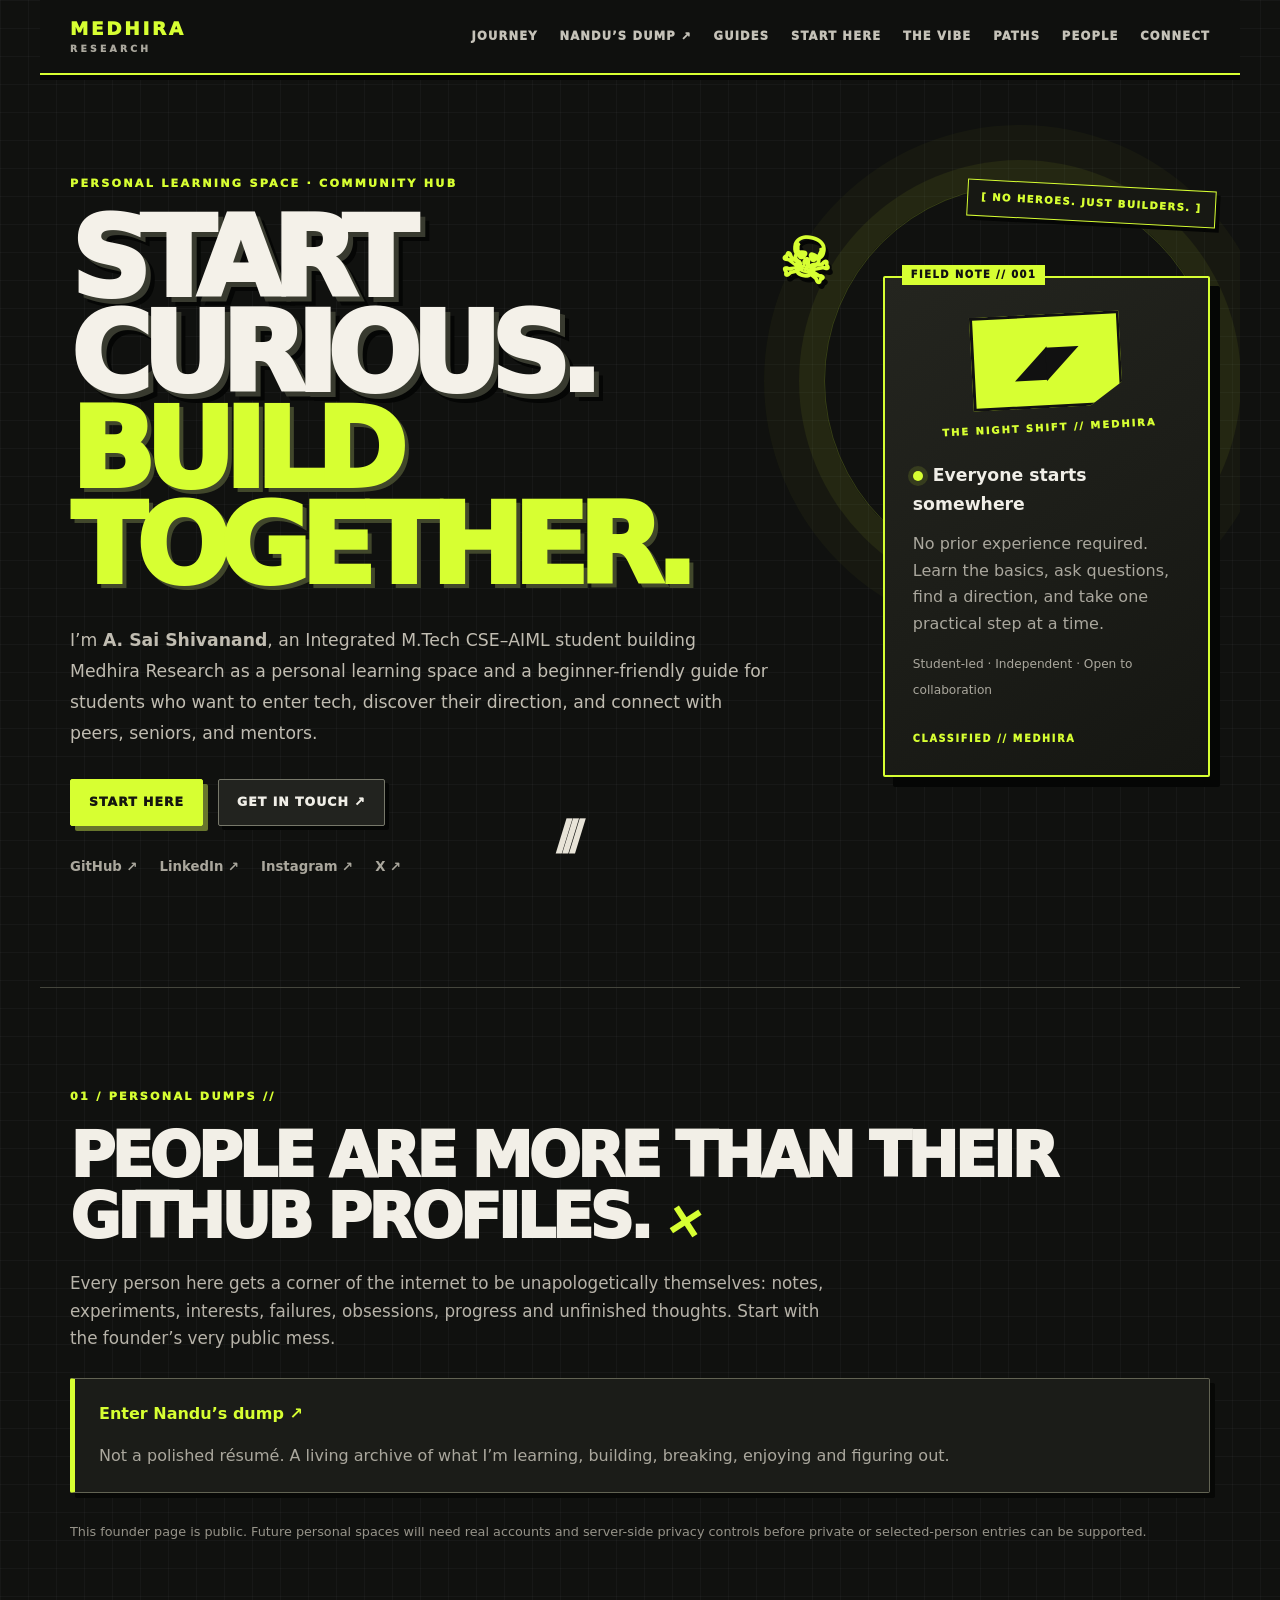
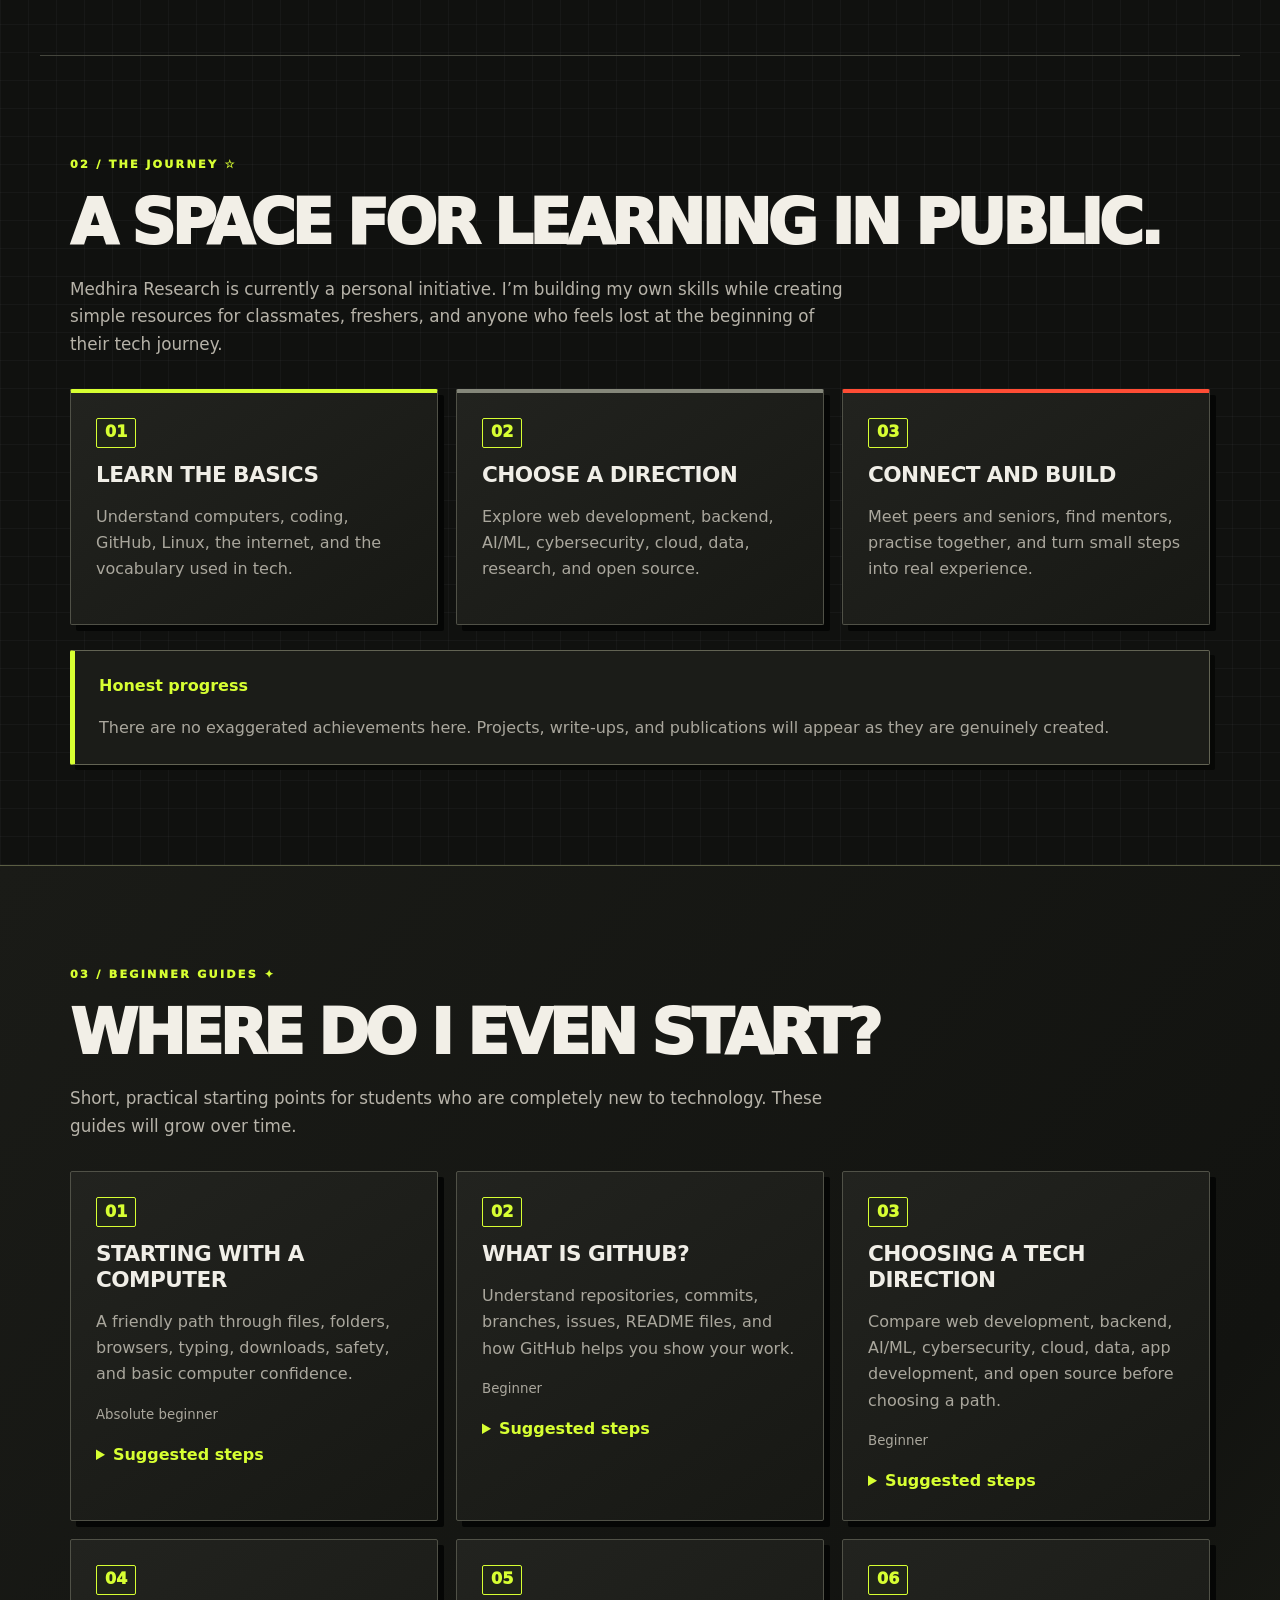
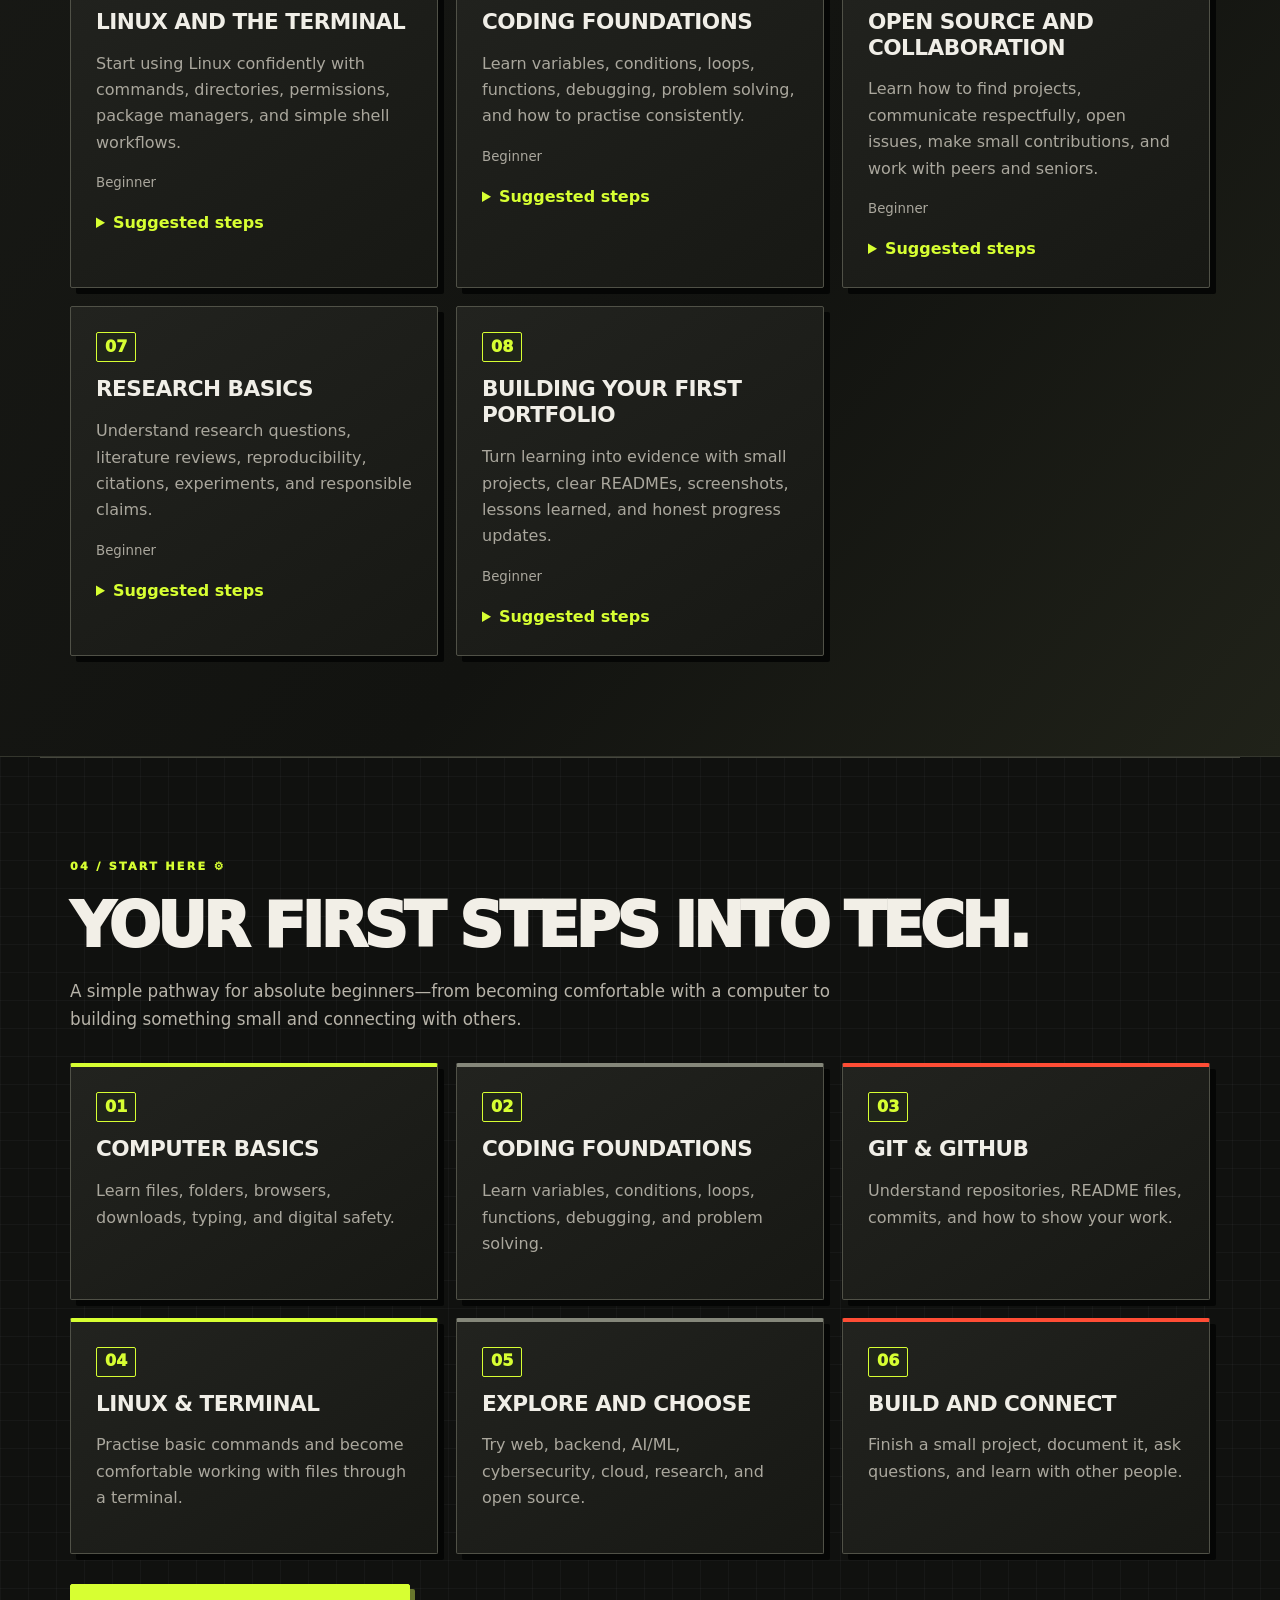
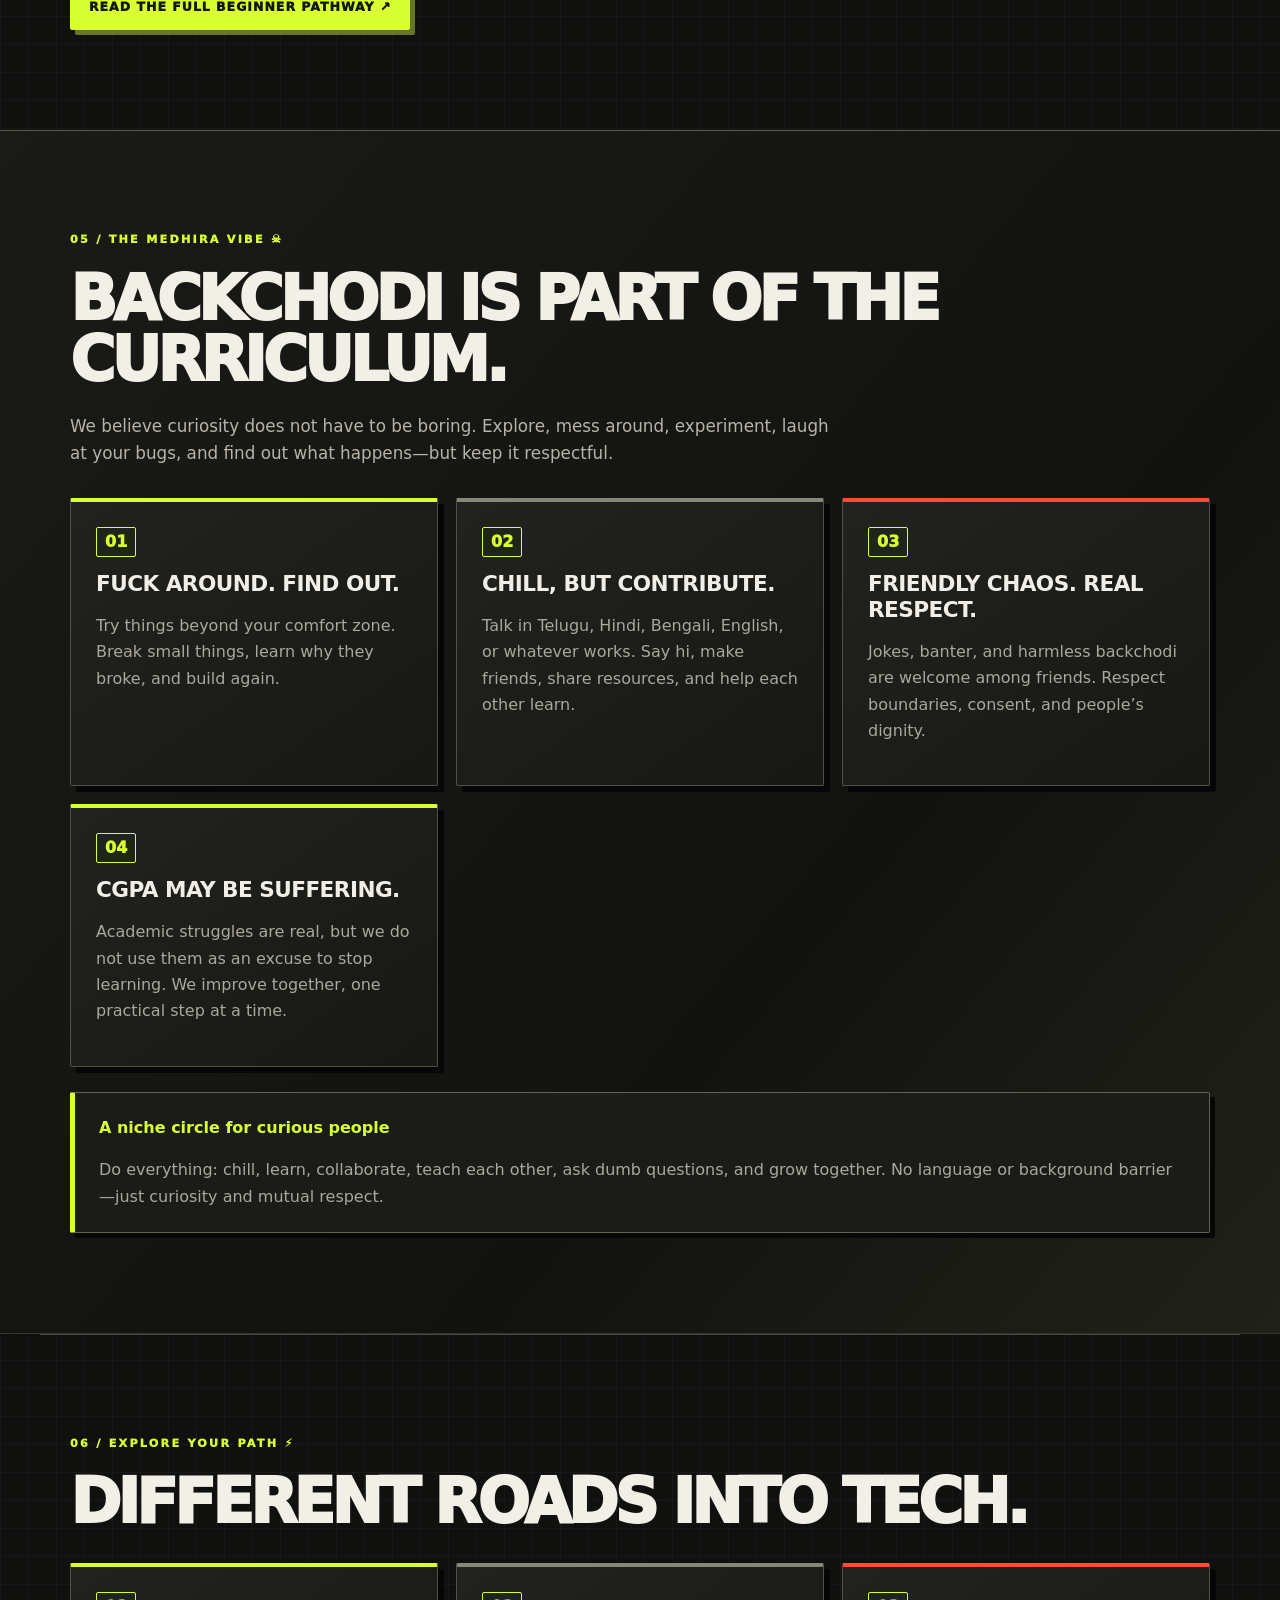
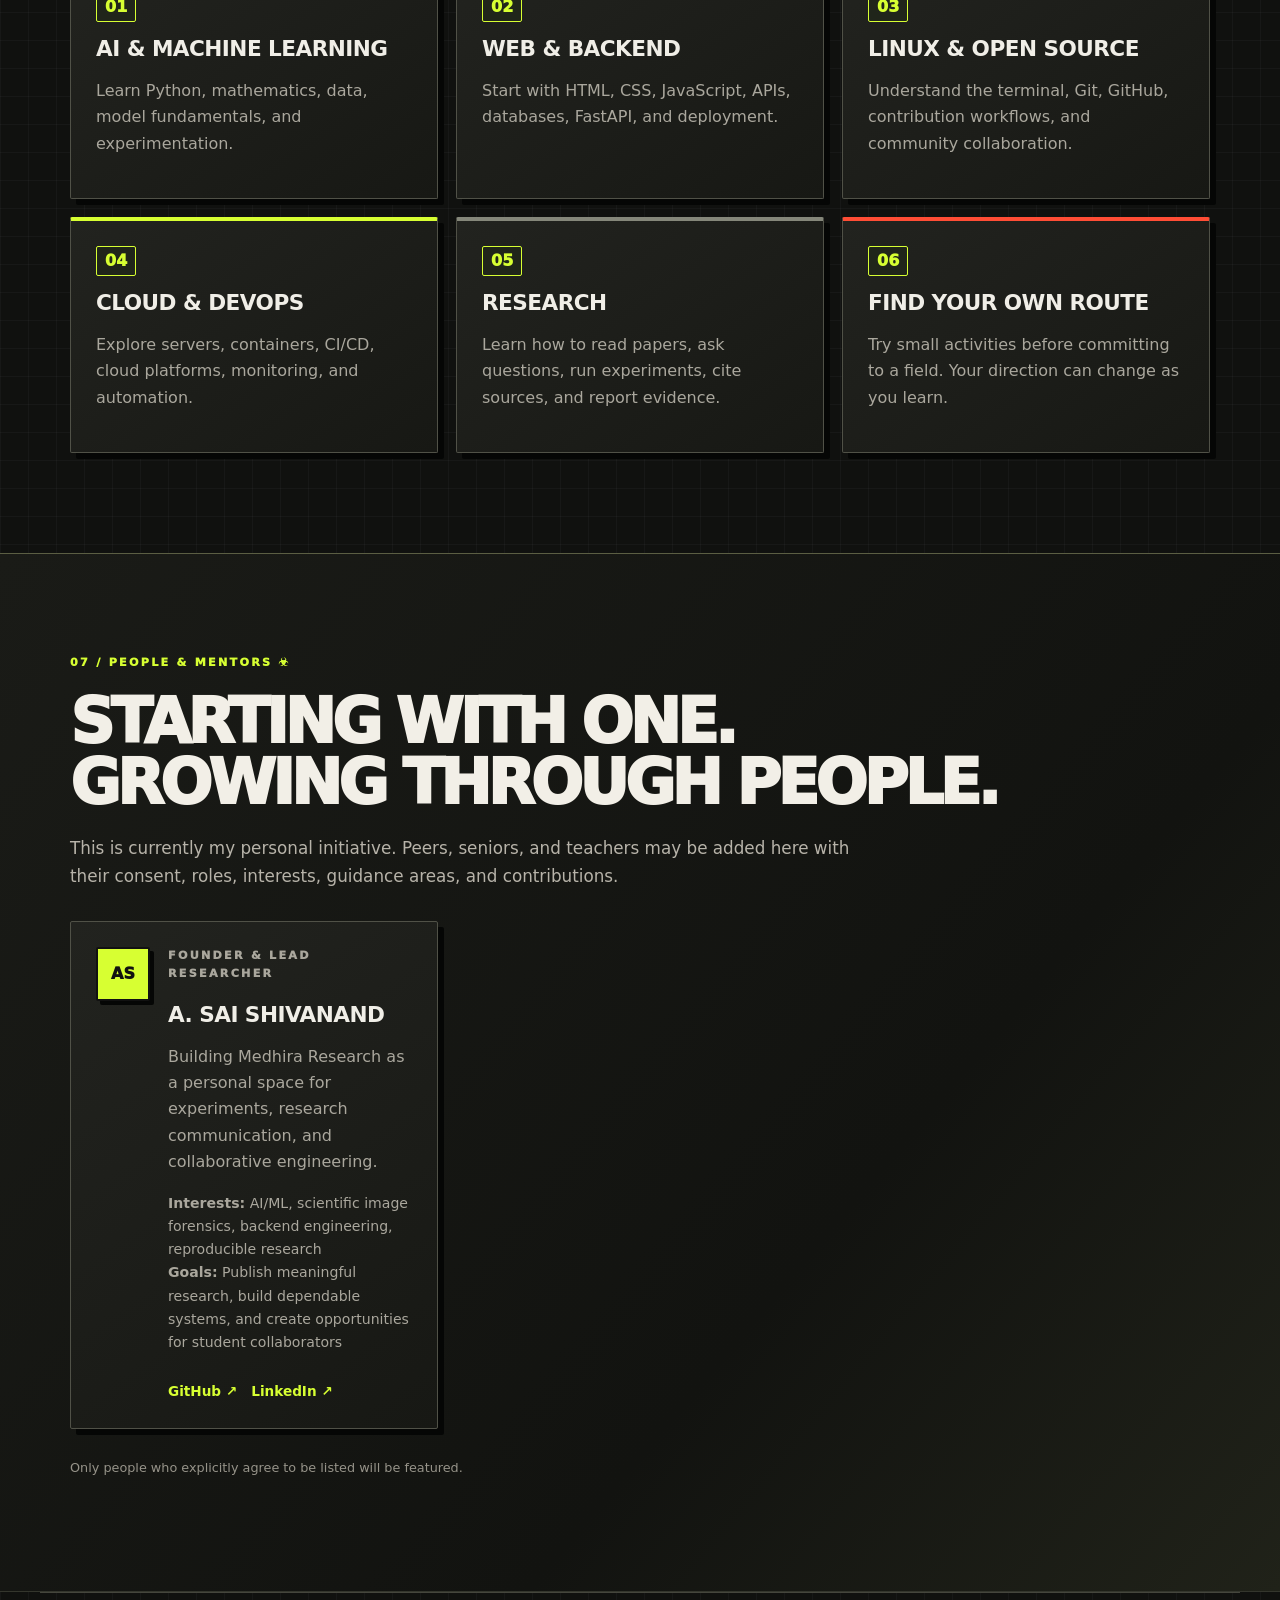
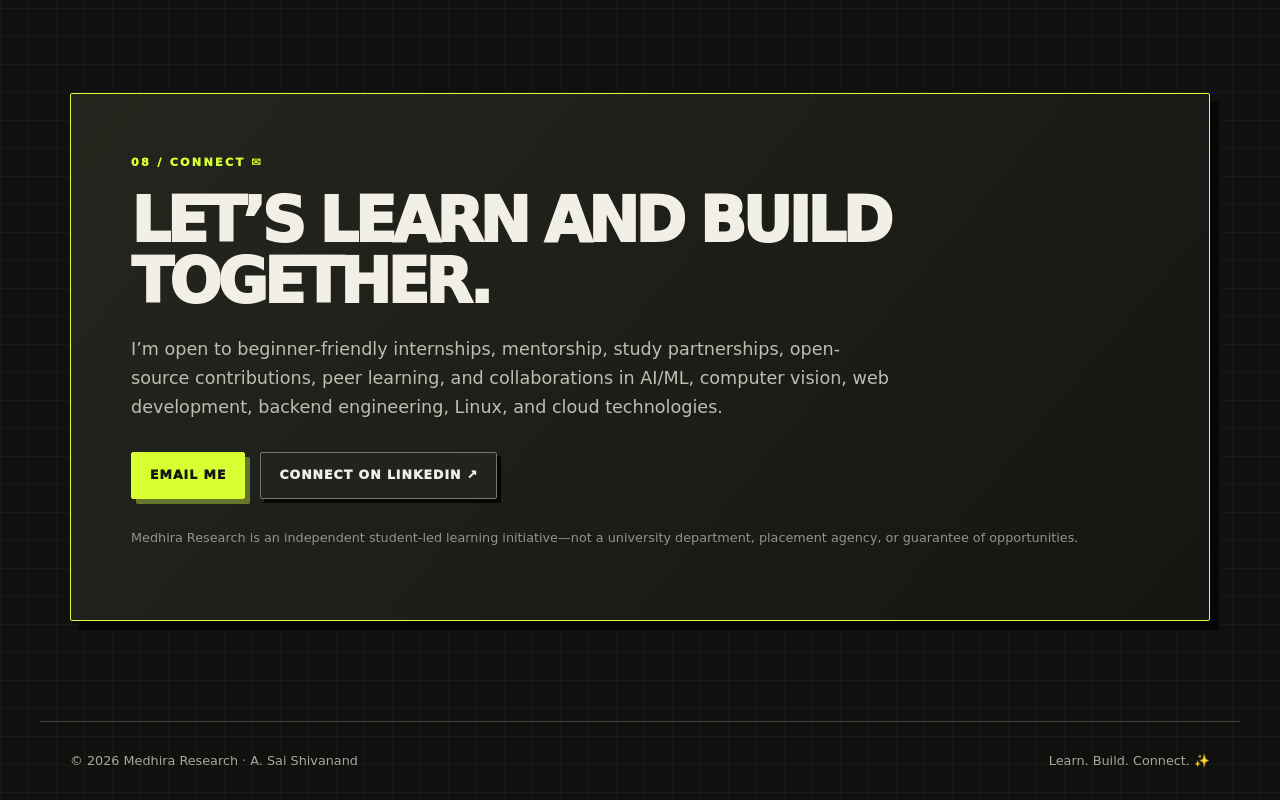
<file: website/index.html>
<!doctype html>
<html lang="en">
<head>
  <meta charset="utf-8">
  <meta name="viewport" content="width=device-width, initial-scale=1">
  <meta name="description" content="Medhira Research — a beginner-friendly learning, technology guidance, and collaboration space created by A. Sai Shivanand.">
  <title>Medhira Research | Learn. Build. Connect.</title>
  <link rel="stylesheet" href="style.css?v=after-dark-20261003">
</head>
<body>
<header class="site-header shell">
  <a class="brand" href="#home"><span>MEDHIRA</span><small>RESEARCH</small></a>
  <nav aria-label="Primary navigation"><a href="#journey">Journey</a><a href="nandu/">Nandu’s dump ↗</a><a href="#guides">Guides</a><a href="#start-here">Start Here</a><a href="#vibe">The Vibe</a><a href="#interests">Paths</a><a href="#people">People</a><a href="#collaborate">Connect</a></nav>
</header>
<main>
<section id="home" class="hero shell">
  <div class="sticker sticker-star" aria-hidden="true">☠</div><div class="sticker sticker-cat" aria-hidden="true">[ NO HEROES. JUST BUILDERS. ]</div><div class="sticker sticker-spark" aria-hidden="true">///</div>
  <div>
    <p class="kicker">PERSONAL LEARNING SPACE · COMMUNITY HUB</p>
    <h1>Start curious.<br><em>Build together.</em></h1>
    <p class="hero-text">I’m <strong>A. Sai Shivanand</strong>, an Integrated M.Tech CSE–AIML student building Medhira Research as a personal learning space and a beginner-friendly guide for students who want to enter tech, discover their direction, and connect with peers, seniors, and mentors.</p>
    <div class="button-row"><a class="button primary" href="#start-here">Start here</a><a class="button" href="mailto:asaishivanand@gmail.com">Get in touch ↗</a></div>
    <div class="social-row" aria-label="Social profiles"><a href="https://github.com/asaishivanand-design" target="_blank" rel="noreferrer">GitHub ↗</a><a href="https://www.linkedin.com/in/sai-shivanand-appalla-9398b3321/" target="_blank" rel="noreferrer">LinkedIn ↗</a><a href="https://www.instagram.com/_shivanand_21/" target="_blank" rel="noreferrer">Instagram ↗</a><a href="https://x.com/_shivanand_" target="_blank" rel="noreferrer">X ↗</a></div>
  </div>
  <aside class="hero-note"><div class="mascot" aria-hidden="true"><span class="mascot-face">◢◤</span><span class="mascot-caption">THE NIGHT SHIFT // MEDHIRA</span></div><span class="status-dot"></span><strong>Everyone starts somewhere</strong><p>No prior experience required. Learn the basics, ask questions, find a direction, and take one practical step at a time.</p><small>Student-led · Independent · Open to collaboration</small></aside>
</section>
<section id="personal-dumps" class="section shell"><p class="kicker">01 / PERSONAL DUMPS //</p><h2>People are more than their GitHub profiles. <span class="heading-doodle">✕</span></h2><p class="section-intro">Every person here gets a corner of the internet to be unapologetically themselves: notes, experiments, interests, failures, obsessions, progress and unfinished thoughts. Start with the founder’s very public mess.</p><div class="research-note"><strong><a href="nandu/">Enter Nandu’s dump ↗</a></strong><p>Not a polished résumé. A living archive of what I’m learning, building, breaking, enjoying and figuring out.</p></div><p class="fine-print">This founder page is public. Future personal spaces will need real accounts and server-side privacy controls before private or selected-person entries can be supported.</p></section>
<section id="journey" class="section shell">
  <p class="kicker">02 / THE JOURNEY ☆</p><h2>A space for learning in public.</h2>
  <p class="section-intro">Medhira Research is currently a personal initiative. I’m building my own skills while creating simple resources for classmates, freshers, and anyone who feels lost at the beginning of their tech journey.</p>
  <div class="research-grid"><article><span>01</span><h3>Learn the basics</h3><p>Understand computers, coding, GitHub, Linux, the internet, and the vocabulary used in tech.</p></article><article><span>02</span><h3>Choose a direction</h3><p>Explore web development, backend, AI/ML, cybersecurity, cloud, data, research, and open source.</p></article><article><span>03</span><h3>Connect and build</h3><p>Meet peers and seniors, find mentors, practise together, and turn small steps into real experience.</p></article></div>
  <div class="research-note"><strong>Honest progress</strong><p>There are no exaggerated achievements here. Projects, write-ups, and publications will appear as they are genuinely created.</p></div>
</section>
<section id="guides" class="section tint"><div class="shell"><p class="kicker">03 / BEGINNER GUIDES ✦</p><h2>Where do I even start?</h2><p class="section-intro">Short, practical starting points for students who are completely new to technology. These guides will grow over time.</p><div id="guide-list" class="project-grid"><p class="muted-text">Loading beginner guides…</p></div></div></section>
<section id="start-here" class="section shell"><p class="kicker">04 / START HERE ⚙</p><h2>Your first steps into tech.</h2><p class="section-intro">A simple pathway for absolute beginners—from becoming comfortable with a computer to building something small and connecting with others.</p><div class="research-grid"><article><span>01</span><h3>Computer basics</h3><p>Learn files, folders, browsers, downloads, typing, and digital safety.</p></article><article><span>02</span><h3>Coding foundations</h3><p>Learn variables, conditions, loops, functions, debugging, and problem solving.</p></article><article><span>03</span><h3>Git &amp; GitHub</h3><p>Understand repositories, README files, commits, and how to show your work.</p></article><article><span>04</span><h3>Linux &amp; terminal</h3><p>Practise basic commands and become comfortable working with files through a terminal.</p></article><article><span>05</span><h3>Explore and choose</h3><p>Try web, backend, AI/ML, cybersecurity, cloud, research, and open source.</p></article><article><span>06</span><h3>Build and connect</h3><p>Finish a small project, document it, ask questions, and learn with other people.</p></article></div><div class="button-row"><a class="button primary" href="https://github.com/Medhira-Research/medhira-research/blob/main/community/START_HERE.md" target="_blank" rel="noreferrer">Read the full beginner pathway ↗</a></div></section>
<section id="vibe" class="section tint"><div class="shell"><p class="kicker">05 / THE MEDHIRA VIBE ☠</p><h2>Backchodi is part of the curriculum.</h2><p class="section-intro">We believe curiosity does not have to be boring. Explore, mess around, experiment, laugh at your bugs, and find out what happens—but keep it respectful.</p><div class="research-grid"><article><span>01</span><h3>Fuck around. Find out.</h3><p>Try things beyond your comfort zone. Break small things, learn why they broke, and build again.</p></article><article><span>02</span><h3>Chill, but contribute.</h3><p>Talk in Telugu, Hindi, Bengali, English, or whatever works. Say hi, make friends, share resources, and help each other learn.</p></article><article><span>03</span><h3>Friendly chaos. Real respect.</h3><p>Jokes, banter, and harmless backchodi are welcome among friends. Respect boundaries, consent, and people’s dignity.</p></article><article><span>04</span><h3>CGPA may be suffering.</h3><p>Academic struggles are real, but we do not use them as an excuse to stop learning. We improve together, one practical step at a time.</p></article></div><div class="research-note"><strong>A niche circle for curious people</strong><p>Do everything: chill, learn, collaborate, teach each other, ask dumb questions, and grow together. No language or background barrier—just curiosity and mutual respect.</p></div></div></section>
<section id="interests" class="section shell"><p class="kicker">06 / EXPLORE YOUR PATH ⚡</p><h2>Different roads into tech.</h2><div class="research-grid"><article><span>01</span><h3>AI &amp; Machine Learning</h3><p>Learn Python, mathematics, data, model fundamentals, and experimentation.</p></article><article><span>02</span><h3>Web &amp; Backend</h3><p>Start with HTML, CSS, JavaScript, APIs, databases, FastAPI, and deployment.</p></article><article><span>03</span><h3>Linux &amp; Open Source</h3><p>Understand the terminal, Git, GitHub, contribution workflows, and community collaboration.</p></article><article><span>04</span><h3>Cloud &amp; DevOps</h3><p>Explore servers, containers, CI/CD, cloud platforms, monitoring, and automation.</p></article><article><span>05</span><h3>Research</h3><p>Learn how to read papers, ask questions, run experiments, cite sources, and report evidence.</p></article><article><span>06</span><h3>Find your own route</h3><p>Try small activities before committing to a field. Your direction can change as you learn.</p></article></div></section>
<section id="people" class="section tint"><div class="shell"><p class="kicker">07 / PEOPLE &amp; MENTORS ☣</p><h2>Starting with one.<br>Growing through people.</h2><p class="section-intro">This is currently my personal initiative. Peers, seniors, and teachers may be added here with their consent, roles, interests, guidance areas, and contributions.</p><div id="team-list" class="team-grid"><p class="muted-text">Loading profile…</p></div><p class="fine-print">Only people who explicitly agree to be listed will be featured.</p></div></section>
<section id="collaborate" class="section shell"><div class="collaboration"><p class="kicker">08 / CONNECT ✉</p><h2>Let’s learn and build together.</h2><p>I’m open to beginner-friendly internships, mentorship, study partnerships, open-source contributions, peer learning, and collaborations in AI/ML, computer vision, web development, backend engineering, Linux, and cloud technologies.</p><div class="button-row"><a class="button primary" href="mailto:asaishivanand@gmail.com?subject=Medhira%20Research%20conversation">Email me</a><a class="button" href="https://www.linkedin.com/in/sai-shivanand-appalla-9398b3321/" target="_blank" rel="noreferrer">Connect on LinkedIn ↗</a></div><p class="fine-print">Medhira Research is an independent student-led learning initiative—not a university department, placement agency, or guarantee of opportunities.</p></div></section>
</main>
<footer class="site-footer shell"><span>© <span id="year"></span> Medhira Research · A. Sai Shivanand</span><span>Learn. Build. Connect. ✨</span></footer>
<script>
const esc=v=>String(v??'').replace(/[&<>\"']/g,c=>({'&':'&amp;','<':'&lt;','>':'&gt;','\"':'&quot;',"'":'&#39;'}[c]));
document.querySelector('#year').textContent=new Date().getFullYear();
fetch('data/guides.json').then(r=>r.json()).then(items=>{document.querySelector('#guide-list').innerHTML=items.map((g,i)=>`<article class="project-card"><span class="card-index">${String(i+1).padStart(2,'0')}</span><h3>${esc(g.title)}</h3><p>${esc(g.description)}</p><small>${esc(g.level)}</small><details><summary>Suggested steps</summary><ul>${g.steps.map(s=>`<li>${esc(s)}</li>`).join('')}</ul></details></article>`).join('')}).catch(()=>document.querySelector('#guide-list').innerHTML='<p class="muted-text">Guides unavailable right now.</p>');
fetch('data/team.json').then(r=>r.json()).then(people=>{document.querySelector('#team-list').innerHTML=people.map(p=>`<article class="person-card"><div class="avatar">${esc(p.initials)}</div><div><p class="tag">${esc(p.role)}</p><h3>${esc(p.name)}</h3><p>${esc(p.bio)}</p><p class="person-meta"><strong>Interests:</strong> ${esc(p.interests)}<br><strong>Goals:</strong> ${esc(p.goals)}</p><div class="person-links">${p.github?`<a href="${esc(p.github)}" target="_blank" rel="noreferrer">GitHub ↗</a>`:''}${p.linkedin?`<a href="${esc(p.linkedin)}" target="_blank" rel="noreferrer">LinkedIn ↗</a>`:''}</div></div></article>`).join('')}).catch(()=>document.querySelector('#team-list').innerHTML='<p class="muted-text">Profile unavailable.</p>');
</script>
</body></html>
</file>
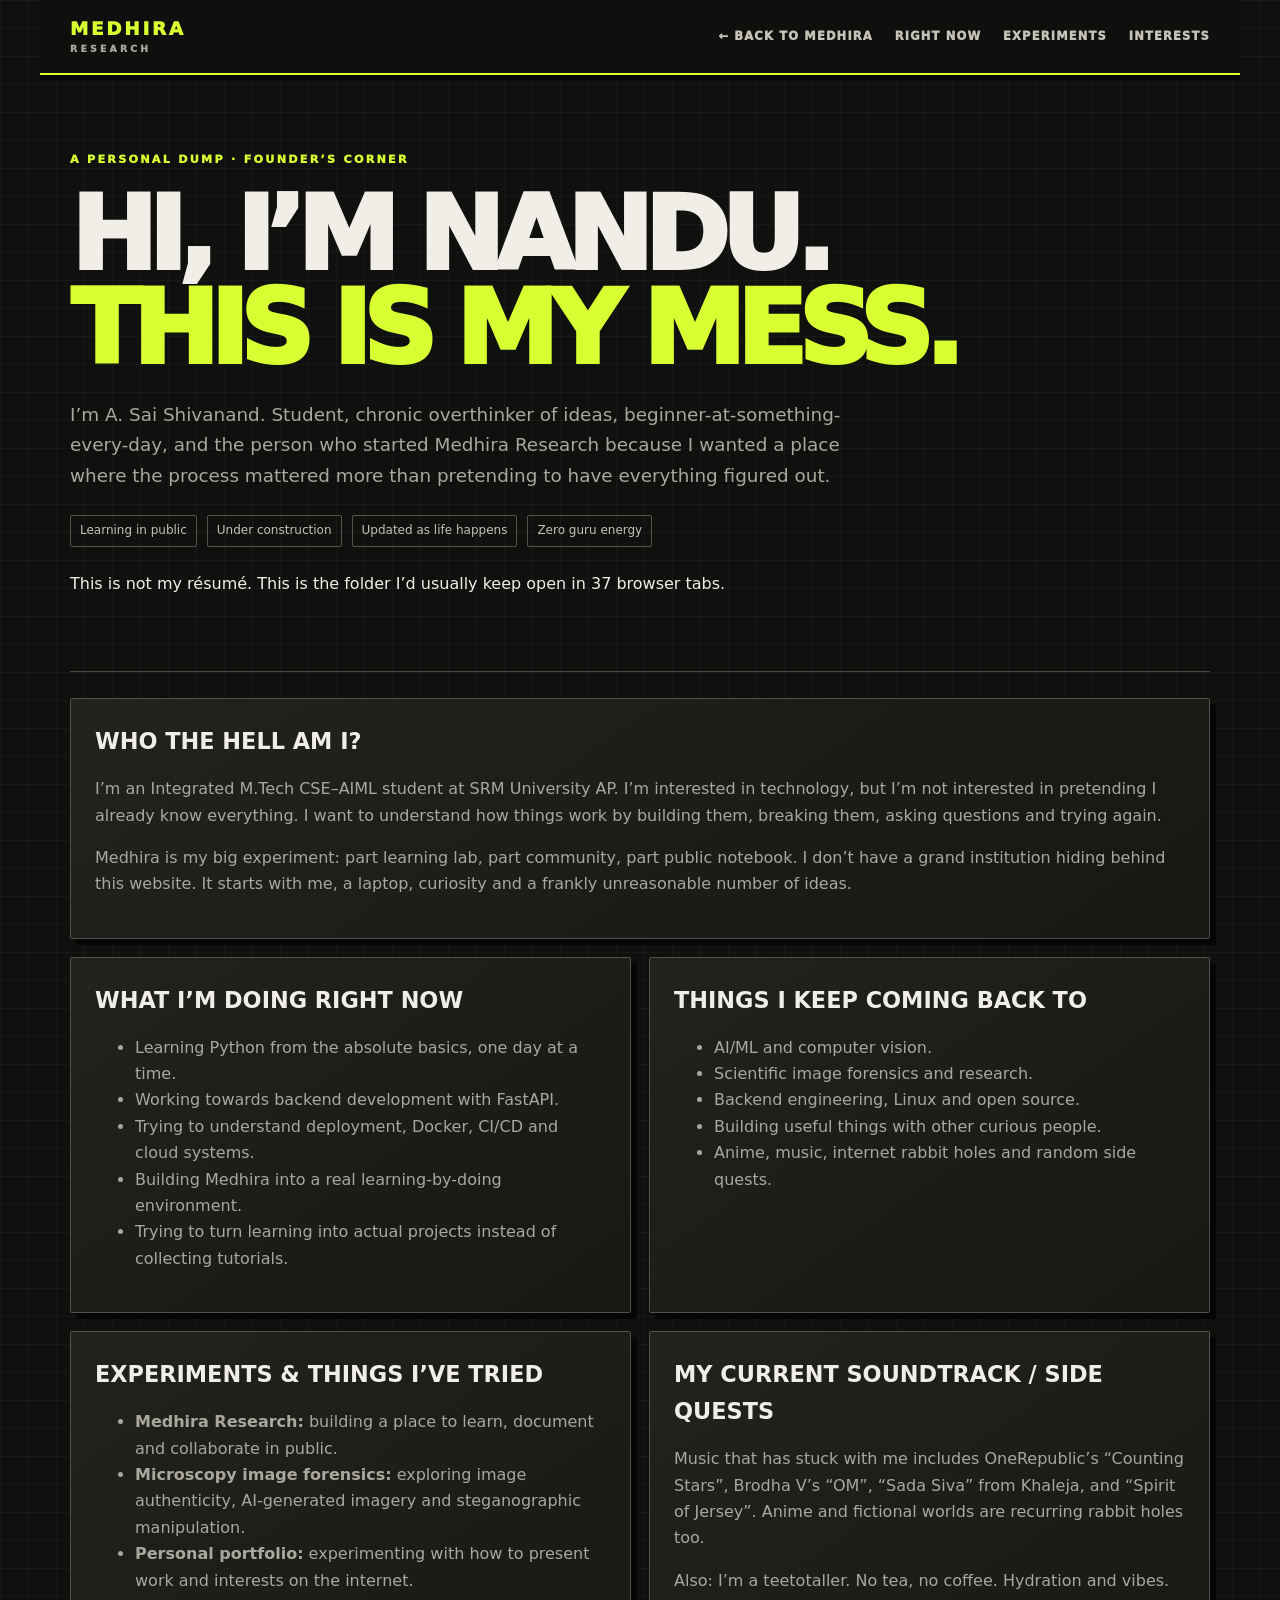
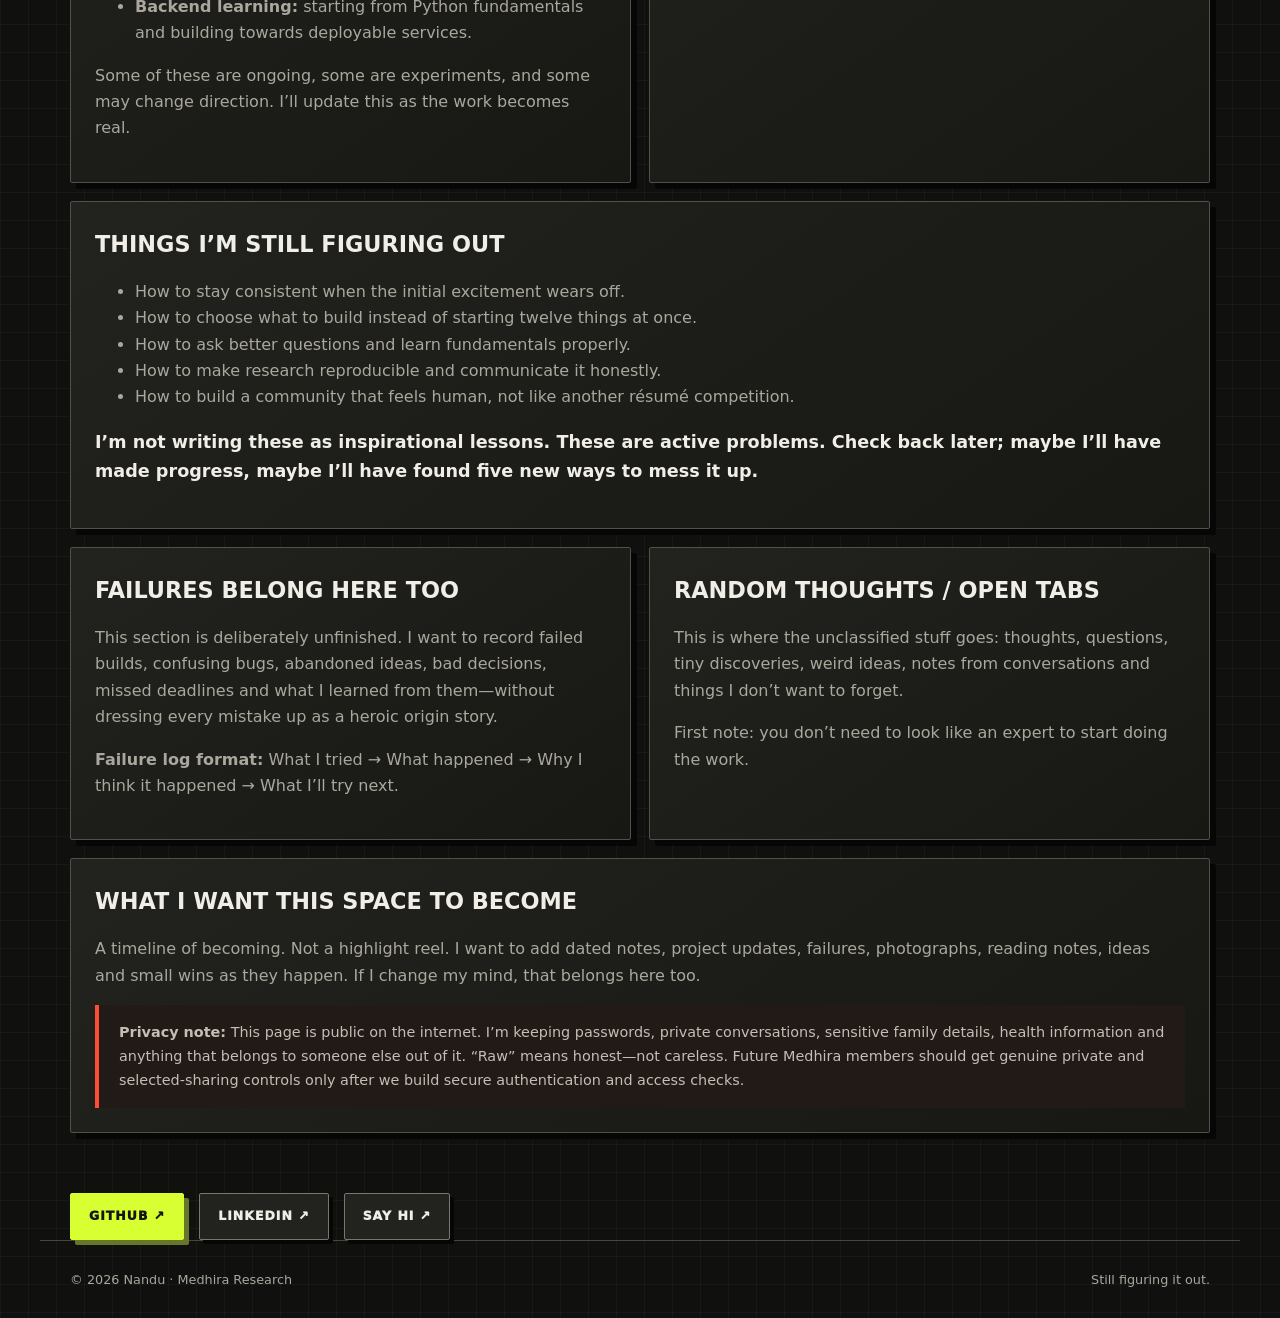
<file: website/nandu/index.html>
<!doctype html>
<html lang="en"><head><meta charset="utf-8"><meta name="viewport" content="width=device-width, initial-scale=1"><meta name="description" content="Nandu's personal dump: experiments, learning notes, interests, failures and unfinished thoughts."><title>Nandu's Dump | Medhira Research</title><link rel="stylesheet" href="../style.css"></head>
<body><header class="site-header shell"><a class="brand" href="../"><span>MEDHIRA</span><small>RESEARCH</small></a><nav aria-label="Primary navigation"><a href="../">← Back to Medhira</a><a href="#now">Right now</a><a href="#experiments">Experiments</a><a href="#interests">Interests</a></nav></header>
<main class="shell"><section class="dump-hero"><p class="kicker">A PERSONAL DUMP · FOUNDER’S CORNER</p><h1>Hi, I’m Nandu.<br><em>This is my mess.</em></h1><p class="dump-lede">I’m A. Sai Shivanand. Student, chronic overthinker of ideas, beginner-at-something-every-day, and the person who started Medhira Research because I wanted a place where the process mattered more than pretending to have everything figured out.</p><div class="dump-meta"><span>Learning in public</span><span>Under construction</span><span>Updated as life happens</span><span>Zero guru energy</span></div><p class="raw-line">This is not my résumé. This is the folder I’d usually keep open in 37 browser tabs.</p></section>
<section class="dump-grid">
<article class="dump-card wide"><h2>Who the hell am I?</h2><p>I’m an Integrated M.Tech CSE–AIML student at SRM University AP. I’m interested in technology, but I’m not interested in pretending I already know everything. I want to understand how things work by building them, breaking them, asking questions and trying again.</p><p>Medhira is my big experiment: part learning lab, part community, part public notebook. I don’t have a grand institution hiding behind this website. It starts with me, a laptop, curiosity and a frankly unreasonable number of ideas.</p></article>
<article class="dump-card" id="now"><h2>What I’m doing right now</h2><ul><li>Learning Python from the absolute basics, one day at a time.</li><li>Working towards backend development with FastAPI.</li><li>Trying to understand deployment, Docker, CI/CD and cloud systems.</li><li>Building Medhira into a real learning-by-doing environment.</li><li>Trying to turn learning into actual projects instead of collecting tutorials.</li></ul></article>
<article class="dump-card"><h2>Things I keep coming back to</h2><ul><li>AI/ML and computer vision.</li><li>Scientific image forensics and research.</li><li>Backend engineering, Linux and open source.</li><li>Building useful things with other curious people.</li><li>Anime, music, internet rabbit holes and random side quests.</li></ul></article>
<article class="dump-card" id="experiments"><h2>Experiments &amp; things I’ve tried</h2><ul><li><strong>Medhira Research:</strong> building a place to learn, document and collaborate in public.</li><li><strong>Microscopy image forensics:</strong> exploring image authenticity, AI-generated imagery and steganographic manipulation.</li><li><strong>Personal portfolio:</strong> experimenting with how to present work and interests on the internet.</li><li><strong>Backend learning:</strong> starting from Python fundamentals and building towards deployable services.</li></ul><p>Some of these are ongoing, some are experiments, and some may change direction. I’ll update this as the work becomes real.</p></article>
<article class="dump-card"><h2>My current soundtrack / side quests</h2><p>Music that has stuck with me includes OneRepublic’s “Counting Stars”, Brodha V’s “OM”, “Sada Siva” from Khaleja, and “Spirit of Jersey”. Anime and fictional worlds are recurring rabbit holes too.</p><p>Also: I’m a teetotaller. No tea, no coffee. Hydration and vibes.</p></article>
<article class="dump-card wide"><h2>Things I’m still figuring out</h2><ul><li>How to stay consistent when the initial excitement wears off.</li><li>How to choose what to build instead of starting twelve things at once.</li><li>How to ask better questions and learn fundamentals properly.</li><li>How to make research reproducible and communicate it honestly.</li><li>How to build a community that feels human, not like another résumé competition.</li></ul><p class="raw-line">I’m not writing these as inspirational lessons. These are active problems. Check back later; maybe I’ll have made progress, maybe I’ll have found five new ways to mess it up.</p></article>
<article class="dump-card"><h2>Failures belong here too</h2><p>This section is deliberately unfinished. I want to record failed builds, confusing bugs, abandoned ideas, bad decisions, missed deadlines and what I learned from them—without dressing every mistake up as a heroic origin story.</p><p><strong>Failure log format:</strong> What I tried → What happened → Why I think it happened → What I’ll try next.</p></article>
<article class="dump-card"><h2>Random thoughts / open tabs</h2><p>This is where the unclassified stuff goes: thoughts, questions, tiny discoveries, weird ideas, notes from conversations and things I don’t want to forget.</p><p>First note: you don’t need to look like an expert to start doing the work.</p></article>
<article class="dump-card wide"><h2>What I want this space to become</h2><p>A timeline of becoming. Not a highlight reel. I want to add dated notes, project updates, failures, photographs, reading notes, ideas and small wins as they happen. If I change my mind, that belongs here too.</p><div class="dump-warning"><strong>Privacy note:</strong> This page is public on the internet. I’m keeping passwords, private conversations, sensitive family details, health information and anything that belongs to someone else out of it. “Raw” means honest—not careless. Future Medhira members should get genuine private and selected-sharing controls only after we build secure authentication and access checks.</div></article>
</section><div class="button-row"><a class="button primary" href="https://github.com/asaishivanand-design" target="_blank" rel="noreferrer">GitHub ↗</a><a class="button" href="https://www.linkedin.com/in/sai-shivanand-appalla-9398b3321/" target="_blank" rel="noreferrer">LinkedIn ↗</a><a class="button" href="mailto:asaishivanand@gmail.com">Say hi ↗</a></div></main>
<footer class="site-footer shell"><span>© <span id="year"></span> Nandu · Medhira Research</span><span>Still figuring it out.</span></footer><script>document.querySelector('#year').textContent=new Date().getFullYear();</script></body></html>
</file>
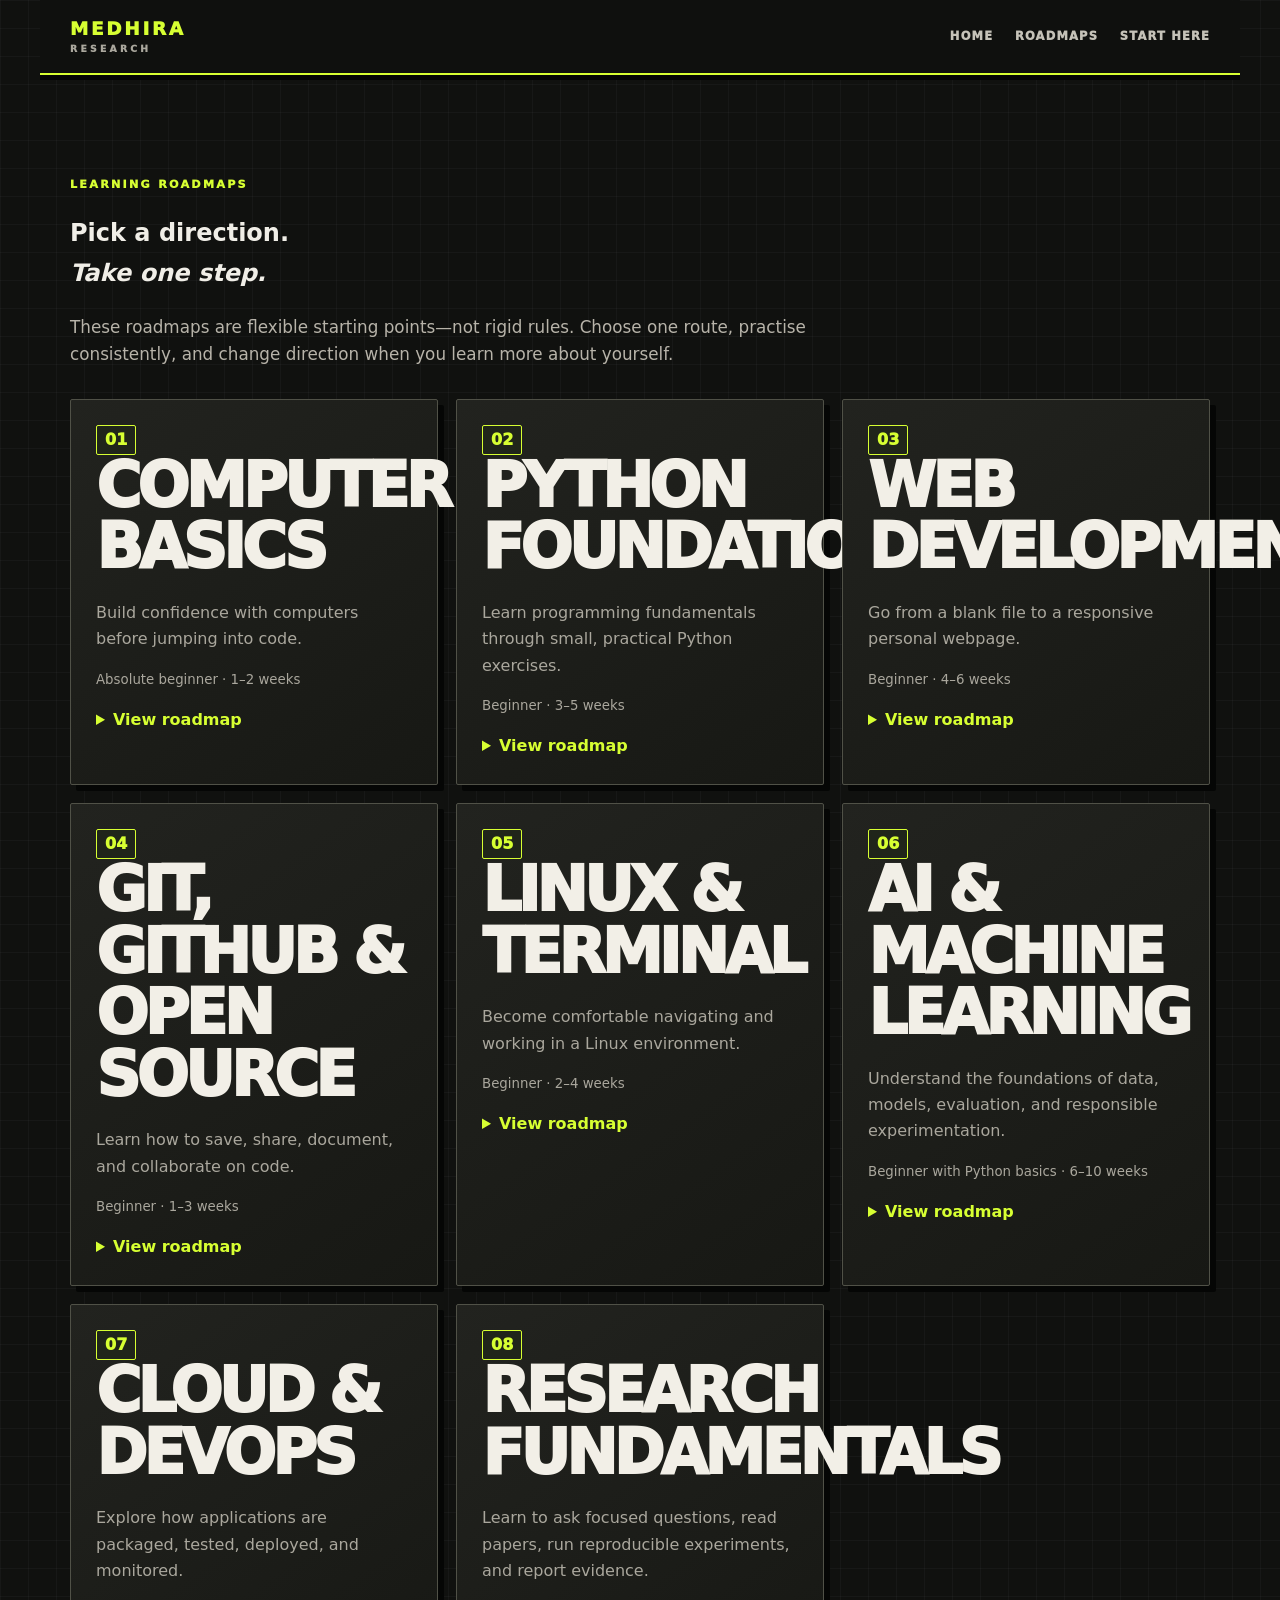
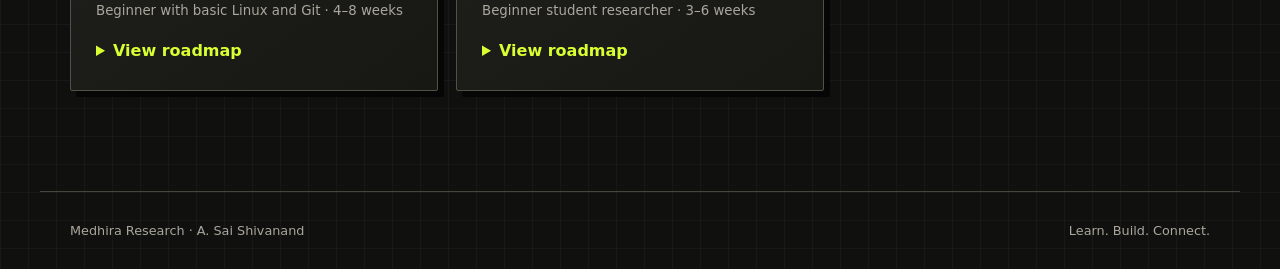
<file: website/roadmaps.html>
<!doctype html>
<html lang="en">
<head>
  <meta charset="utf-8">
  <meta name="viewport" content="width=device-width, initial-scale=1">
  <title>Learning Roadmaps | Medhira Research</title>
  <link rel="stylesheet" href="style.css">
</head>
<body>
<header class="site-header shell">
  <a class="brand" href="index.html"><span>MEDHIRA</span><small>RESEARCH</small></a>
  <nav aria-label="Roadmap navigation"><a href="index.html">Home</a><a href="#roadmaps">Roadmaps</a><a href="community/START_HERE.md">Start Here</a></nav>
</header>
<main>
<section id="roadmaps" class="section shell">
  <p class="kicker">LEARNING ROADMAPS</p>
  <h1>Pick a direction.<br><em>Take one step.</em></h1>
  <p class="section-intro">These roadmaps are flexible starting points—not rigid rules. Choose one route, practise consistently, and change direction when you learn more about yourself.</p>
  <div id="roadmap-list" class="project-grid"><p class="muted-text">Loading roadmaps…</p></div>
</section>
</main>
<footer class="site-footer shell"><span>Medhira Research · A. Sai Shivanand</span><span>Learn. Build. Connect.</span></footer>
<script>
const esc=v=>String(v??'').replace(/[&<>\"']/g,c=>({'&':'&amp;','<':'&lt;','>':'&gt;','\"':'&quot;',"'":'&#39;'}[c]));
fetch('data/roadmaps.json').then(r=>r.json()).then(items=>{document.querySelector('#roadmap-list').innerHTML=items.map((r,i)=>`<article class="project-card"><span class="card-index">${String(i+1).padStart(2,'0')}</span><h2>${esc(r.title)}</h2><p>${esc(r.description)}</p><small>${esc(r.audience)} · ${esc(r.duration)}</small><details><summary>View roadmap</summary><ol>${r.steps.map(s=>`<li>${esc(s)}</li>`).join('')}</ol><p><strong>First task:</strong> ${esc(r.first_task)}</p></details></article>`).join('')}).catch(()=>document.querySelector('#roadmap-list').innerHTML='<p class="muted-text">Roadmaps unavailable right now.</p>');
</script>
</body>
</html>
</file>
<file: website/style.css>
:root{
  color-scheme:dark;
  --bg:#10110f;--panel:#191a17;--panel2:#20211c;--ink:#f0eee7;--muted:#aaa79d;
  --line:#45463d;--acid:#d7ff32;--red:#ff4d35;--paper:#e8e4d8;
  --shadow:7px 7px 0 #050605;
}
*{box-sizing:border-box}
html{scroll-behavior:smooth;background:var(--bg);scroll-padding-top:100px}
body{margin:0;color:var(--ink);background-color:var(--bg);background-image:linear-gradient(#ffffff08 1px,transparent 1px),linear-gradient(90deg,#ffffff08 1px,transparent 1px);background-size:28px 28px;font-family:Inter,ui-sans-serif,system-ui,-apple-system,BlinkMacSystemFont,"Segoe UI",sans-serif;line-height:1.65}
a{color:inherit;text-decoration:none;transition:color .16s,transform .16s}
a:hover{color:var(--acid)}
.shell{max-width:1200px;margin:0 auto;padding-left:30px;padding-right:30px}
.site-header{position:sticky;top:0;z-index:30;display:flex;justify-content:space-between;align-items:center;gap:28px;padding-top:19px;padding-bottom:19px;background:rgba(16,17,15,.96);border-bottom:2px solid var(--acid);box-shadow:0 5px 0 #050605;backdrop-filter:blur(12px)}
.brand{display:flex;flex-direction:column;color:var(--ink);font-weight:1000;letter-spacing:.17em;line-height:1.05}
.brand span{font-size:1.15rem;color:var(--acid)}
.brand small{font-size:.58rem;letter-spacing:.35em;color:var(--muted);margin-top:6px}
.site-header nav{display:flex;align-items:center;justify-content:flex-end;gap:clamp(10px,1.7vw,23px);flex-wrap:wrap}
.site-header nav a{font-size:.72rem;font-weight:950;letter-spacing:.1em;text-transform:uppercase;color:#c5c2b8}
.site-header nav a:hover{color:var(--acid);transform:translateY(-2px)}
.hero{position:relative;min-height:82vh;display:grid;grid-template-columns:minmax(0,1.6fr) minmax(270px,.7fr);align-items:center;gap:65px;padding-top:100px;padding-bottom:110px;overflow:hidden}
.hero:before{content:"";position:absolute;z-index:0;right:2%;top:12%;width:390px;height:390px;border:1px solid #d7ff3230;border-radius:50%;box-shadow:0 0 0 25px #d7ff3210,0 0 0 60px #d7ff3208;pointer-events:none}
.hero>div:not(.sticker),.hero-note{position:relative;z-index:1}
.kicker,.tag{margin:0 0 18px;color:var(--acid);font-size:.7rem;font-weight:1000;letter-spacing:.2em;text-transform:uppercase}
.hero h1{max-width:850px;margin:0 0 30px;color:#f4f1e9;font-size:clamp(3.8rem,8.6vw,8.6rem);font-weight:1000;line-height:.87;letter-spacing:-.09em;text-transform:uppercase;text-shadow:5px 5px 0 #383a2f,9px 9px 0 #050605}
.hero h1 em{color:var(--acid);font-style:normal;text-shadow:4px 4px 0 #41472b}
.hero-text{max-width:700px;color:#c0bcb1;font-size:1.08rem;line-height:1.8}
.button-row{display:flex;gap:15px;flex-wrap:wrap;margin-top:30px}
.button{display:inline-block;padding:12px 18px;border:1px solid #77786a;border-radius:2px;background:#22231f;color:var(--ink);font-size:.78rem;font-weight:1000;letter-spacing:.08em;text-transform:uppercase;box-shadow:4px 4px 0 #050605}
.button.primary{border-color:var(--acid);background:var(--acid);color:#151610;box-shadow:5px 5px 0 #68762c}
.button:hover{color:var(--acid);transform:translate(-2px,-2px)}
.button.primary:hover{color:#111;background:#efffa5}
.button:active{transform:translate(3px,3px);box-shadow:1px 1px 0 #050605}
.social-row{display:flex;gap:22px;flex-wrap:wrap;margin-top:30px}
.social-row a{color:#aaa79d;font-size:.83rem;font-weight:800}
.social-row a:hover{color:var(--acid)}
.hero-note{position:relative;padding:28px;border:2px solid var(--acid);border-radius:2px;background:linear-gradient(145deg,#24251f,#151612);box-shadow:10px 10px 0 #050605}
.hero-note:before{content:"FIELD NOTE // 001";position:absolute;top:-13px;left:17px;padding:2px 9px;background:var(--acid);color:#111;font-size:.62rem;font-weight:1000;letter-spacing:.15em}
.hero-note:after{content:"CLASSIFIED // MEDHIRA";display:block;margin-top:28px;color:var(--acid);font-size:.6rem;font-weight:1000;letter-spacing:.18em}
.mascot{display:flex;flex-direction:column;align-items:center;margin:8px auto 25px;transform:rotate(-3deg)}
.mascot-face{display:grid;place-items:center;width:150px;height:94px;border:3px solid #111;background:var(--acid);color:#111;font-size:2.5rem;font-weight:1000;box-shadow:7px 7px 0 #050605;clip-path:polygon(0 0,100% 0,100% 76%,78% 100%,0 100%)}
.mascot-caption{margin-top:12px;color:var(--acid);font-size:.62rem;font-weight:1000;letter-spacing:.2em;text-transform:uppercase}
.status-dot{display:inline-block;width:10px;height:10px;margin-right:10px;border-radius:50%;background:var(--acid);box-shadow:0 0 0 5px #d7ff3220}
.hero-note strong{font-size:1.08rem;color:var(--ink)}
.hero-note p{margin:13px 0;color:var(--muted)}
.hero-note small{color:var(--muted);font-size:.76rem}
.sticker{position:absolute;z-index:2;pointer-events:none;user-select:none;font-weight:1000}
.sticker-star{top:15%;right:34%;color:var(--acid);font-size:3.7rem;transform:rotate(13deg);text-shadow:4px 4px 0 #050605}
.sticker-cat{top:12%;right:2%;padding:9px 13px;border:1px solid var(--acid);background:#171813;color:var(--acid);font-size:.63rem;font-weight:1000;letter-spacing:.14em;transform:rotate(3deg);box-shadow:4px 4px 0 #050605}
.sticker-spark{bottom:13%;left:43%;color:#e8e4d8;font-size:2.5rem;letter-spacing:-.2em}
.section{padding-top:100px;padding-bottom:100px;border-top:1px solid var(--line)}
.section h2{margin:0 0 22px;color:#f2efe7;font-size:clamp(2.25rem,4.8vw,4.5rem);font-weight:1000;line-height:1;letter-spacing:-.065em;text-transform:uppercase}
.section-intro{max-width:780px;color:#b7b3a9;font-size:1.05rem}
.heading-doodle{display:inline-block;color:var(--acid);font-size:.72em;transform:rotate(12deg)}
.tint,.tinted{background:linear-gradient(130deg,#1a1b17,#121310 65%,#202219);border-top:1px solid #5b5e43;border-bottom:1px solid #34362d}
.research-grid,.project-grid,.team-grid{display:grid;grid-template-columns:repeat(3,minmax(0,1fr));gap:18px;margin-top:30px}
.research-grid article,.project-card,.person-card,.dump-card{min-width:0;padding:25px;border:1px solid #505147;border-radius:2px;background:linear-gradient(145deg,#22231f,#171814);box-shadow:6px 6px 0 #050605;transition:transform .16s,border-color .16s,box-shadow .16s}
.research-grid article:hover,.project-card:hover,.person-card:hover,.dump-card:hover{transform:translate(-3px,-3px) rotate(-.25deg);border-color:var(--acid);box-shadow:10px 10px 0 #050605}
.research-grid article:nth-child(3n+1){border-top:4px solid var(--acid)}
.research-grid article:nth-child(3n+2){border-top:4px solid #85877a}
.research-grid article:nth-child(3n){border-top:4px solid var(--red)}
.research-grid article>span,.project-card .card-index{display:inline-grid;place-items:center;min-width:34px;height:30px;padding:0 8px;border:1px solid var(--acid);border-radius:2px;background:#20251a;color:var(--acid);font-weight:1000}
.research-grid h3,.project-card h3,.person-card h3{margin:14px 0 9px;color:#f0eee7;font-size:1.35rem;line-height:1.2;text-transform:uppercase;letter-spacing:-.025em}
.research-grid p,.project-card p,.project-card small,.person-card p{color:var(--muted)}
.project-card small{display:block;margin-top:15px}
.project-card details{margin-top:16px;color:var(--muted)}
.project-card summary{cursor:pointer;color:var(--acid);font-weight:900}
.project-card ul{padding-left:20px}
.featured-project{display:grid;grid-template-columns:1fr auto;gap:30px;margin-top:38px;padding:34px;border:1px solid var(--line);background:var(--panel);box-shadow:var(--shadow)}
.featured-project h3{margin:10px 0;font-size:1.5rem}
.featured-project p{max-width:760px;color:var(--muted)}
.project-number{font-size:5rem;font-weight:1000;color:#41472b;line-height:1}
.tag-list{display:flex;gap:8px;flex-wrap:wrap;margin:22px 0}
.tag-list span,.dump-meta span,.dump-chip{padding:5px 9px;border:1px solid #55564b;border-radius:2px;color:#c4c0b5;font-size:.75rem}
.text-link,.person-links a{display:inline-block;margin-top:12px;color:var(--acid);font-weight:900}
.research-note{margin-top:25px;padding:22px 24px;border:1px solid #626353;border-left:5px solid var(--acid);border-radius:2px;background:#1b1c18;box-shadow:5px 5px 0 #070806}
.research-note strong{color:var(--acid)}
.research-note p{margin-bottom:0;color:var(--muted)}
.person-card{display:grid;grid-template-columns:auto 1fr;gap:18px}
.avatar{display:grid;place-items:center;width:54px;height:54px;border:2px solid #111;border-radius:2px;background:var(--acid);color:#111;font-weight:1000;box-shadow:4px 4px 0 #050605}
.person-card h3{margin-top:4px}
.person-meta{font-size:.88rem}
.person-links{display:flex;gap:14px;flex-wrap:wrap}
.person-links a{font-size:.85rem}
.collaboration{padding:clamp(25px,5vw,60px);border:1px solid var(--acid);border-radius:2px;background:linear-gradient(130deg,#24261e,#151612);box-shadow:9px 9px 0 #050605}
.collaboration>p:not(.kicker):not(.fine-print){max-width:760px;color:#c0bcb1;font-size:1.1rem}
.fine-print{margin-top:28px;color:#969389;font-size:.8rem}
.muted-text{color:var(--muted)}
.site-footer{display:flex;justify-content:space-between;gap:20px;flex-wrap:wrap;padding-top:28px;padding-bottom:28px;border-top:1px solid var(--line);color:#aaa69c;font-size:.8rem}
.dump-hero{padding-top:76px;padding-bottom:58px;border-bottom:1px solid var(--line)}
.dump-hero h1{margin:0 0 24px;font-size:clamp(3rem,8vw,6.5rem);font-weight:1000;line-height:.92;letter-spacing:-.08em;text-transform:uppercase}
.dump-hero h1 em{color:var(--acid);font-style:normal}
.dump-lede{max-width:780px;color:var(--muted);font-size:1.15rem}
.dump-meta{display:flex;gap:10px;flex-wrap:wrap;margin:24px 0}
.dump-grid{display:grid;grid-template-columns:repeat(2,minmax(0,1fr));gap:18px;margin:26px 0 60px}
.dump-card{padding:24px}
.dump-card.wide{grid-column:1/-1}
.dump-card h2{margin:0 0 12px;font-size:1.4rem;text-transform:uppercase}
.dump-card p,.dump-card li{color:var(--muted)}
.dump-card .raw-line{color:var(--ink);font-size:1.1rem;font-weight:800}
.dump-warning{padding:16px 20px;border-left:4px solid var(--red);background:#211a17;color:#c6bdb4;font-size:.9rem}
@media(max-width:900px){.site-header{align-items:flex-start;flex-direction:column;gap:14px}.site-header nav{justify-content:flex-start}.hero{grid-template-columns:1fr;gap:38px;padding-top:70px}.hero-note{max-width:540px}.sticker-star{right:12%;top:6%}.sticker-cat{display:none}.sticker-spark{right:8%;left:auto;bottom:8%}.research-grid,.project-grid,.team-grid{grid-template-columns:repeat(2,minmax(0,1fr))}}
@media(max-width:620px){.shell{padding-left:20px;padding-right:20px}.site-header{position:relative}.site-header nav{gap:10px 16px}.site-header nav a{font-size:.66rem}.hero{min-height:auto;padding-top:68px;padding-bottom:78px}.hero h1{font-size:clamp(3.1rem,15vw,5.3rem);text-shadow:3px 3px 0 #383a2f,6px 6px 0 #050605}.hero h1 em{text-shadow:2px 2px 0 #41472b}.hero:before{width:220px;height:220px;right:-90px;top:10%}.sticker-star{font-size:2.3rem;right:7%;top:3%}.sticker-spark{font-size:1.8rem}.section{padding-top:72px;padding-bottom:72px}.research-grid,.project-grid,.team-grid,.dump-grid{grid-template-columns:1fr}.dump-card.wide{grid-column:auto}.featured-project{grid-template-columns:1fr}.project-number{display:none}.person-card{grid-template-columns:1fr}.site-footer{flex-direction:column}}
@media(prefers-reduced-motion:reduce){*,*:before,*:after{scroll-behavior:auto!important;transition:none!important}}
</file>
